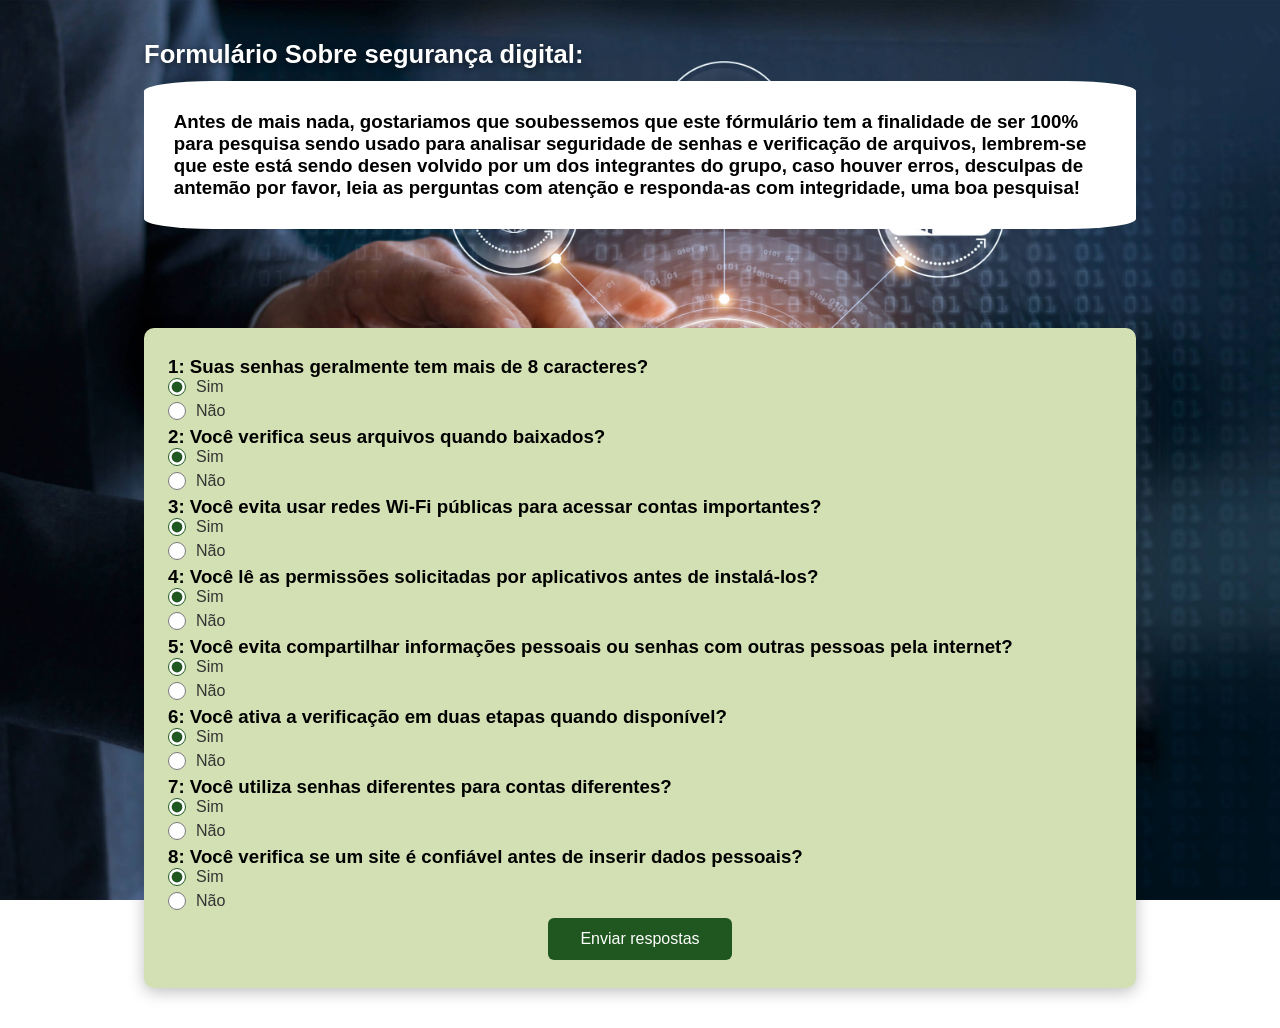
<file: index.html>
<!DOCTYPE html>
<html lang="pt-br">
<head>
    <meta charset="UTF-8">
    <meta name="viewport" content="width=device-width, initial-scale=1.0">
    <title>Formulário sobre segurança digital</title>
    <link rel="stylesheet" href="formulario.css">
</head>
<body>
    <hgroup>
    <h1>Formulário Sobre segurança digital:</h1>
    <h3 style="margin-bottom: 10%;
               background-color: white;
               padding: 3%;
               border-radius: 7%;">Antes de mais nada, gostariamos que soubessemos que este fórmulário tem a finalidade de ser 100% para pesquisa
        sendo usado para analisar seguridade de senhas e verificação de arquivos, lembrem-se que este está sendo desen
        volvido por um dos integrantes do grupo, caso houver erros, desculpas de antemão por favor, leia as perguntas
        com atenção e responda-as com integridade, uma boa pesquisa!</h3>
    </hgroup>
    <form action="https://script.google.com/a/macros/escolar.ifrn.edu.br/s/AKfycby-W35WLrfFJIhhtNfERMfL8cmEwq_LrCdxVTpvvs0wIL5if5pu626IJdK-n-fyOxVrog/exec" method="post">
        <div>
            <h3 style="color: black;">1: Suas senhas geralmente tem mais de 8 caracteres?</h3>
            <label class="radio"><input value="sim" name="Senha + de 8 carc" type="radio" checked="checked">Sim</label>
            <label class="radio"><input value="não" name="Senha + de 8 carc" type="radio">Não</label>
        </div>
        <div>
            <h3 style="color: black;">2: Você verifica seus arquivos quando baixados?</h3>
            <label class="radio"><input value="sim" name="você verifica seus arquivos baixados?" type="radio" checked="checked">Sim</label>
            <label class="radio"><input value="não" name="você verifica seus arquivos baixados?" type="radio">Não</label>
        </div>
        <div>
            <h3 style="color: black;">3: Você evita usar redes Wi-Fi públicas para acessar contas importantes?</h3>
            <label class="radio"><input value="sim" name="evita wi-fi publico para coisas importantes?" type="radio" checked="checked">Sim</label>
            <label class="radio"><input value="não" name="evita wi-fi publico para coisas importantes?" type="radio">Não</label>
        </div>
        <div>
            <h3 style="color: black;">4: Você lê as permissões solicitadas por aplicativos antes de instalá-los?</h3>
            <label class="radio"><input value="sim" name="lê permissões de apps" type="radio" checked="checked">Sim</label>
            <label class="radio"><input value="não" name="lê permissões de apps" type="radio">Não</label>
        </div>
        <div>
            <h3 style="color: black;">5: Você evita compartilhar informações pessoais ou senhas com outras pessoas pela internet?</h3>
            <label class="radio"><input value="sim" name="compartilha na net?" type="radio" checked="checked">Sim</label>
            <label class="radio"><input value="não" name="compartilha na net?" type="radio">Não</label>
        </div>
        <div>
            <h3 style="color: black;">6: Você ativa a verificação em duas etapas quando disponível?</h3>
            <label class="radio"><input value="sim" name="duas etapas ativa?" type="radio" checked="checked">Sim</label>
            <label class="radio"><input value="não" name="duas etapas ativa?" type="radio">Não</label>
        </div>
        <div>
            <h3 style="color: black;">7: Você utiliza senhas diferentes para contas diferentes?</h3>
            <label class="radio"><input value="sim" name="diferentes senhas" type="radio" checked="checked">Sim</label>
            <label class="radio"><input value="não" name="diferentes senhas" type="radio">Não</label>
        </div>
        <div>
            <h3 style="color: black;">8: Você verifica se um site é confiável antes de inserir dados pessoais?</h3>
            <label class="radio"><input value="sim" name="site confiavel" type="radio" checked="checked">Sim</label>
            <label class="radio"><input value="não" name="site confiavel" type="radio">Não</label>
        </div>
        <div class="conteiner">
           <button type="submit">Enviar respostas</button>
        </div>
    </form>
</body>
</html>
</file>
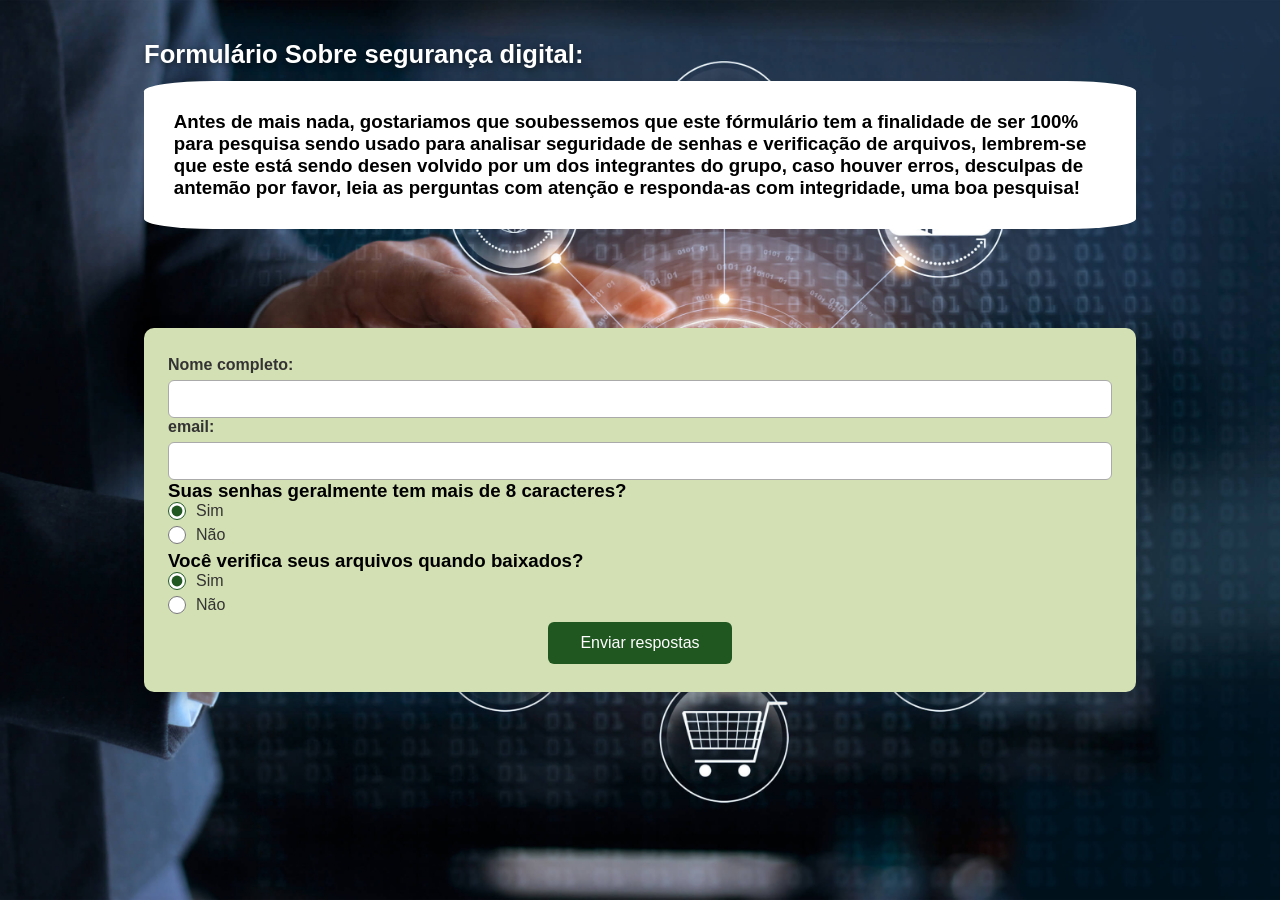
<file: Formulario.html>
<!DOCTYPE html>
<html lang="pt-br">
<head>
    <meta charset="UTF-8">
    <meta name="viewport" content="width=device-width, initial-scale=1.0">
    <title>Formulário sobre segurança digital</title>
    <link rel="stylesheet" href="formulario.css">
</head>
<body>
    <hgroup>
    <h1>Formulário Sobre segurança digital:</h1>
    <h3 style="margin-bottom: 10%;
               background-color: white;
               padding: 3%;
               border-radius: 7%;">Antes de mais nada, gostariamos que soubessemos que este fórmulário tem a finalidade de ser 100% para pesquisa
        sendo usado para analisar seguridade de senhas e verificação de arquivos, lembrem-se que este está sendo desen
        volvido por um dos integrantes do grupo, caso houver erros, desculpas de antemão por favor, leia as perguntas
        com atenção e responda-as com integridade, uma boa pesquisa!</h3>
    </hgroup>
    <form action="https://script.google.com/a/macros/escolar.ifrn.edu.br/s/AKfycbzufbtcBLCDXDAzTGv21521U2xBl6JuYOv2MVN_EDNGcV0p1lwsPEaQLYt9TcXy1TDFCg/exec" method="post">
        <div>
            <label for="Nome">Nome completo:</label>
            <input id="Nome" name="Nome" type="text">
        </div>
        <div>
            <label for="email">email:</label>
            <input id="email" name="E-mail" type="email">
        </div>
        <div>
            <h3 style="color: black;">Suas senhas geralmente tem mais de 8 caracteres?</h3>
            <label class="radio"><input value="sim" name="Senha + de 8 carc" type="radio" checked="checked">Sim</label>
            <label class="radio"><input value="não" name="Senha + de 8 carc" type="radio">Não</label>
        </div>
        <div>
            <h3 style="color: black;">Você verifica seus arquivos quando baixados?</h3>
            <label class="radio"><input value="sim" name="você verifica seus arquivos baixados?" type="radio" checked="checked">Sim</label>
            <label class="radio"><input value="não" name="você verifica seus arquivos baixados?" type="radio">Não</label>
        </div>
        <div class="conteiner">
           <button type="submit">Enviar respostas</button>
        </div>
    </form>
</body>
</html>
</file>
<file: formulario.css>
*, *::before, *::after {
    box-sizing: border-box;
    margin: 0;
    padding: 0;
}
body {
    min-height: 100vh;
    background-image: url(IoT-Security_bboard_misc.jpg);
    background-size: cover;
    background-position: center;
    background-repeat: no-repeat;
    background-attachment: fixed;
    font-family: Arial, sans-serif;
    display: flex;
    flex-direction: column;
    align-items: center;
    padding: 40px 16px;
    margin-left: 10%;
    margin-right: 10%;
}
.page-wrapper {
    width: 100%;
    max-width: 520px;
}
.form-header {
    text-align: center;
    margin-bottom: 24px;
}
h1 {
    color: white;
    font-size: 1.6rem;
    text-shadow: 0 2px 6px rgba(0,0,0,0.5);
    margin-bottom: 12px;
}
.descricao {
    color: white;
    text-align: justify;
    font-size: 0.9rem;
    line-height: 1.6;
    text-shadow: 0 1px 4px rgba(0,0,0,0.6);
}
form {
    width: 100%;
    padding: 28px 24px;
    background: #d3e0b3;
    border-radius: 10px;
    box-shadow: 0 4px 16px rgba(0,0,0,0.25);
}
.campo {
    margin-bottom: 20px;
}
form label {
    display: block;
    margin-bottom: 6px;
    font-weight: bold;
    color: #333;
}
form input[type="text"],
form input[type="email"] {
    width: 100%;
    padding: 10px 12px;
    border: 1px solid #aaa;
    border-radius: 6px;
    font-size: 14px;
    transition: border-color 0.2s, box-shadow 0.2s;
}
form input[type="text"]:focus,
form input[type="email"]:focus {
    outline: none;
    border-color: rgb(32, 87, 32);
    box-shadow: 0 0 0 3px rgba(32, 87, 32, 0.2);
}
.pergunta {
    font-weight: bold;
    color: #333;
    margin-bottom: 10px;
    font-size: 0.95rem;
}
.radio-group {
    display: flex;
    flex-direction: column;
    gap: 8px;
}
.radio {
    display: flex;
    align-items: center;
    gap: 10px;
    cursor: pointer;
    font-weight: normal;
    color: #333;
}
.radio input[type="radio"] {
    width: 18px;
    height: 18px;
    accent-color: rgb(32, 87, 32);
    cursor: pointer;
    flex-shrink: 0;
    order: 0;
}
.radio span {
    order: 1;
}
.conteiner {
    display: flex;
    justify-content: center;
    margin-top: 8px;
}
button[type="submit"] {
    background-color: rgb(32, 87, 32);
    color: white;
    padding: 12px 32px;
    border: none;
    border-radius: 6px;
    font-size: 1rem;
    cursor: pointer;
    transition: background-color 0.2s, transform 0.1s;
}
button[type="submit"]:hover {
    background-color: rgb(51, 161, 51);
}

button[type="submit"]:active {
    transform: scale(0.97);
}
@media (max-width: 480px) {
    h1 {
        font-size: 1.3rem;
    }

    form {
        padding: 20px 16px;
    }
}
h3{
    color: black;
}
</file>
